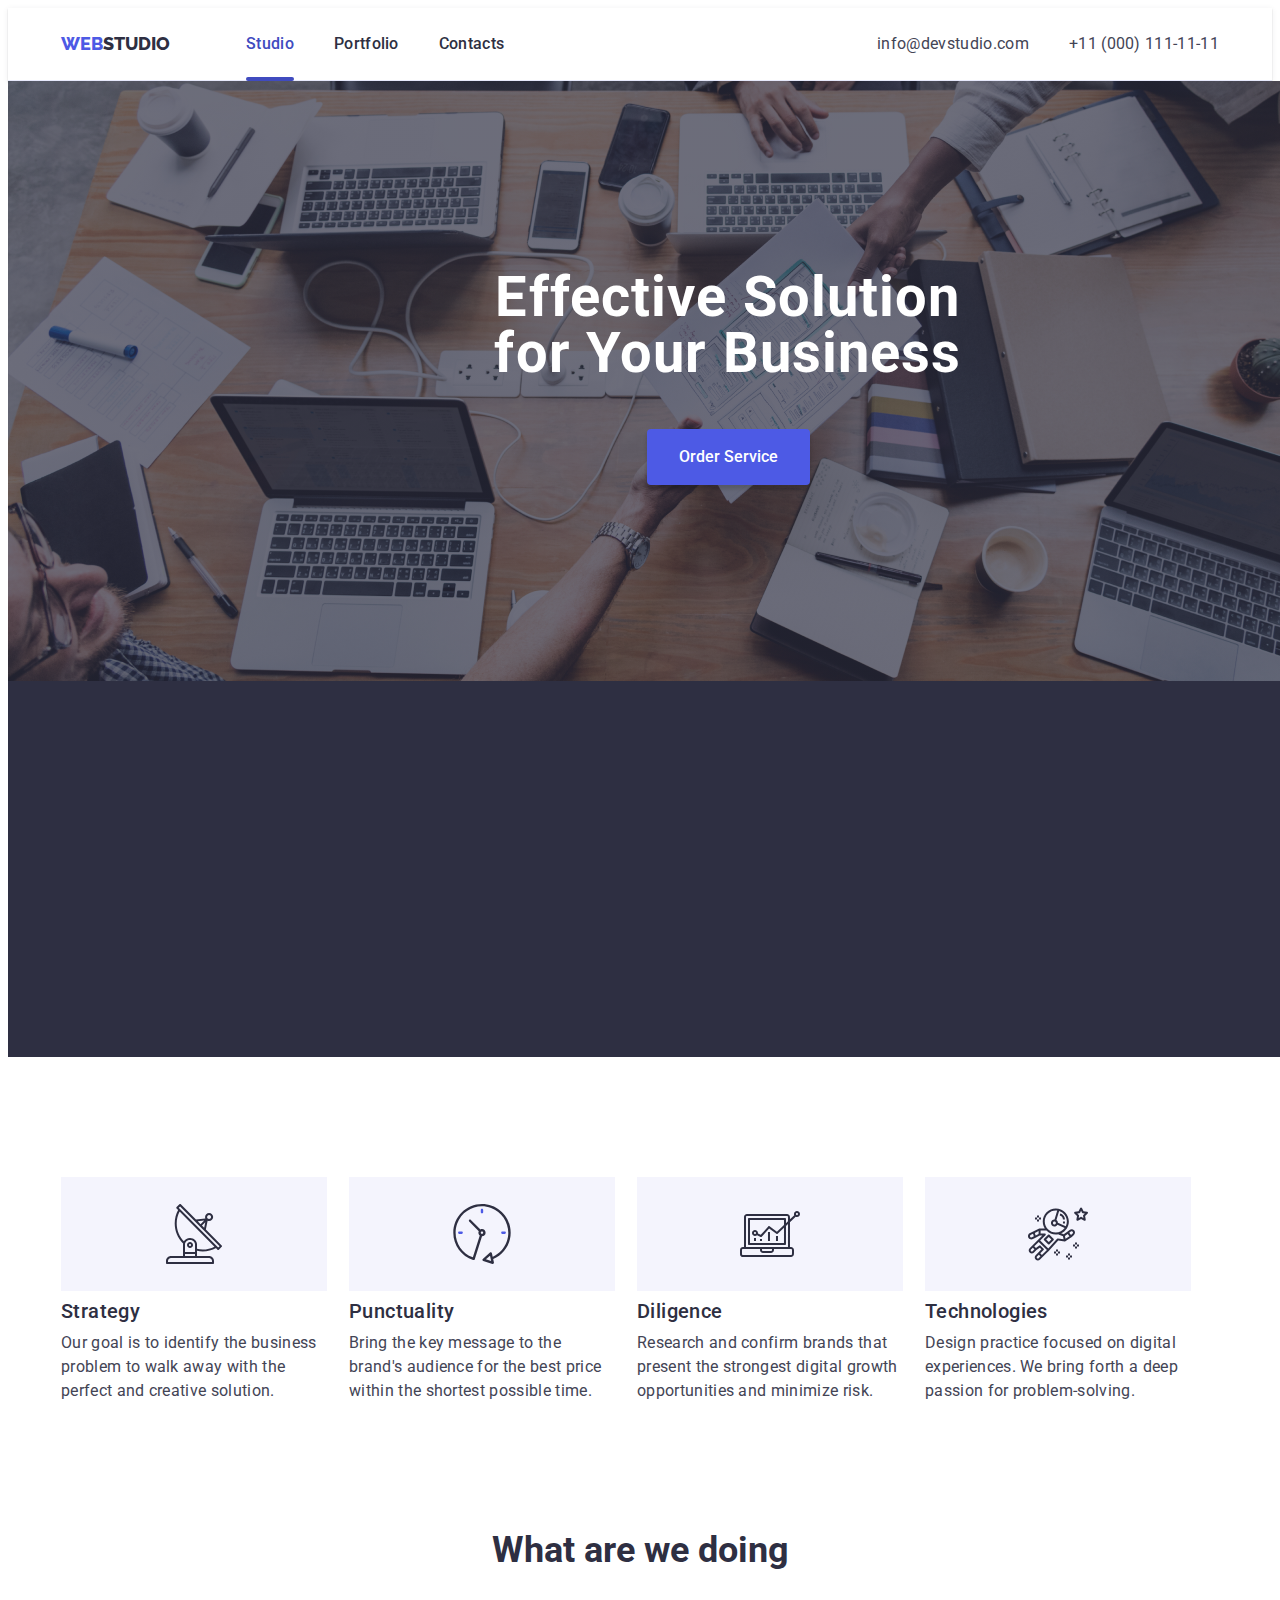
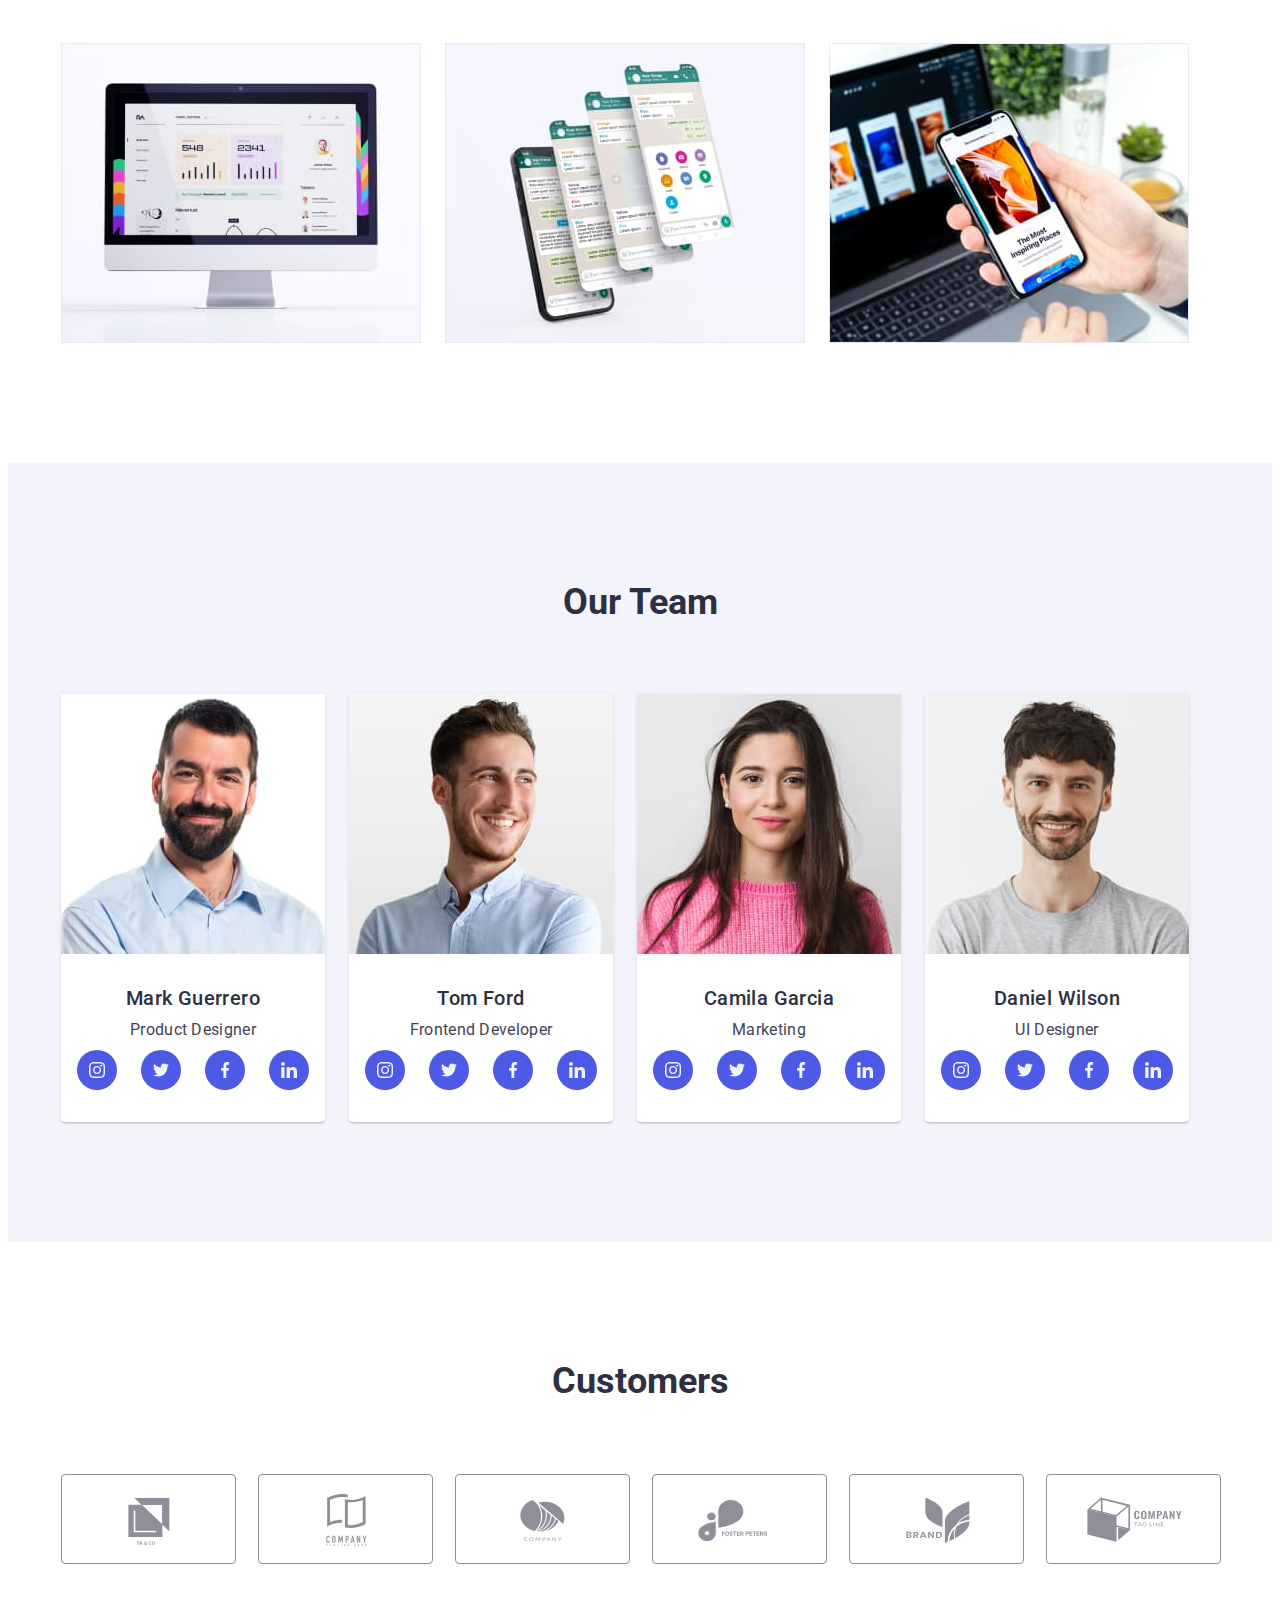
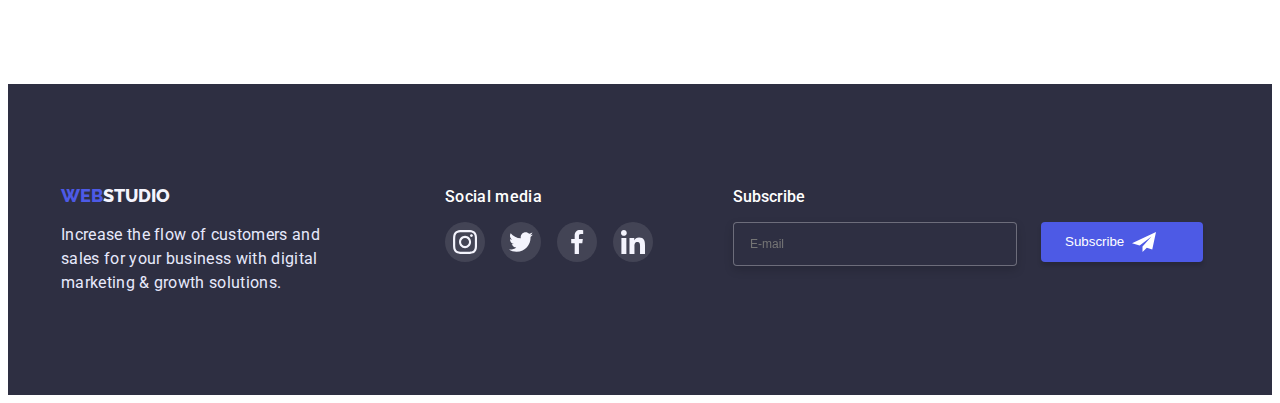
<file: index.html>
<!DOCTYPE html>
<html lang="en">
  <head>
    <meta charset="UTF-8" />
    <meta http-equiv="X-UA-Compatible" content="IE=edge" />
    <meta name="viewport" content="width=device-width, initial-scale=1.0" />
    <title>Document</title>
    <link
      href="https://fonts.googleapis.com/css2?family=Raleway:wght@800&family=Roboto:wght@400;500;700;900&display=swap"
      rel="stylesheet"
    />
    <link
      rel="stylesheet"
      href="https://cdnjs.cloudflare.com/ajax/libs/modern-normalize/1.1.0/modern-normalize.min.css"
      integrity="sha512-wpPYUAdjBVSE4KJnH1VR1HeZfpl1ub8YT/NKx4PuQ5NmX2tKuGu6U/JRp5y+Y8XG2tV+wKQpNHVUX03MfMFn9Q=="
      crossorigin="anonymous"
      referrerpolicy="no-referrer"
    />
    <link rel="stylesheet" href="./css/styles.css" />
  </head>
  <body>
    <header class="header">
      <div class="container header-container">
        <nav class="header-navigation">
          <a class="nav-logo link" href="./index.html"
            >Web<span class="second-part">Studio</span></a
          >
          <ul class="header-links list">
            <li class="nav-link link">
              <a href="./index.html" class="nav-link link active"> Studio </a>
            </li>

            <li class="nav-link link">
              <a href="./portfolio.html" class="nav-link link">Portfolio</a>
            </li>
            <li class="nav-link link">
              <a href="./index.html" class="nav-link link">Contacts</a>
            </li>
          </ul>
        </nav>
        <address>
          <ul class="contact-links list">
            <li class="contact-link link">
              <a href="mailto:info@devstudio.com" class="contact-link link"
                >info@devstudio.com</a
              >
            </li>
            <li class="contact-link link">
              <a href="tel:+110001111111" class="contact-link link"
                >+11 (000) 111-11-11</a
              >
            </li>
          </ul>
        </address>
      </div>
    </header>
    <main>
      <section class="cover section">
        <div class="container">
          <h1 class="cover-title">Effective Solution for Your Business</h1>
          <button type="button" data-modal-open class="cover-button">
            Order Service
          </button>
        </div>
      </section>
      <section class="features section">
        <div class="container">
          <h2 class="visually-hidden">Our features</h2>
          <ul class="features-list list">
            <li class="features-item">
              <div class="content">
                <svg class="features-social-icon" width="60" height="64">
                  <use href="./images/icons.svg#icon-antenna"></use>
                </svg>
              </div>
              <h3 class="features-item section-suptitle">Strategy</h3>
              <p class="features-item section-text">
                Our goal is to identify the business problem to walk away with
                the perfect and creative solution.
              </p>
            </li>
            <li class="features-item">
              <div class="content">
                <svg class="features-social-icon" width="60" height="64">
                  <use href="./images/icons.svg#icon-clock"></use>
                </svg>
              </div>
              <h3 class="features-item section-suptitle">Punctuality</h3>
              <p class="features-item section-text">
                Bring the key message to the brand's audience for the best price
                within the shortest possible time.
              </p>
            </li>

            <li class="features-item">
              <div class="content">
                <svg class="features-social-icon" width="60" height="64">
                  <use href="./images/icons.svg#icon-diagram"></use>
                </svg>
              </div>
              <h3 class="features-item section-suptitle">Diligence</h3>
              <p class="features-item section-text">
                Research and confirm brands that present the strongest digital
                growth opportunities and minimize risk.
              </p>
            </li>

            <li class="features-item">
              <div class="content">
                <svg class="features-social-icon" width="60" height="64">
                  <use href="./images/icons.svg#icon-astronaut"></use>
                </svg>
              </div>
              <h3 class="features-item section-suptitle">Technologies</h3>
              <p class="features-item section-text">
                Design practice focused on digital experiences. We bring forth a
                deep passion for problem-solving.
              </p>
            </li>
          </ul>
        </div>
      </section>
      <section class="services section">
        <div class="container">
          <h2 class="services-title section-title">What are we doing</h2>
          <ul class="title-list list">
            <li class="services-item box-first">
              <img src="./images/logo.jpg" alt="Computer" width="360" />
            </li>
            <li class="services-item box-first">
              <img src="./images/logo2.jpg" alt="Mobile Phones" width="360" />
            </li>
            <li class="services-item box-first">
              <img
                src="./images/logo3.jpg"
                alt="Mobile Phone and computer"
                width="360"
              />
            </li>
          </ul>
        </div>
      </section>
      <section class="team section">
        <div class="container">
          <h2 class="team-title section-title">Our Team</h2>
          <ul class="title-list list">
            <li class="team-item box-second">
              <img src="./images/img1.jpg" alt="employee1" width="264" />

              <div class="filling">
                <h3 class="team-item section-suptitle">Mark Guerrero</h3>
                <p class="team-text section-text">Product Designer</p>
                <ul class="team-soc-list list">
                  <li class="team-soc-item">
                    <a href="" class="team-soc-link link">
                      <svg class="team-soc-icon" width="16" height="16">
                        <use href="./images/icons.svg#icon-instagram"></use>
                      </svg>
                    </a>
                  </li>
                  <li class="team-soc-item">
                    <a href="" class="team-soc-link link">
                      <svg class="team-soc-icon" width="16" height="16">
                        <use href="./images/icons.svg#icon-twitter"></use>
                      </svg>
                    </a>
                  </li>
                  <li class="team-soc-item">
                    <a href="" class="team-soc-link link">
                      <svg class="team-soc-icon" width="16" height="16">
                        <use href="./images/icons.svg#icon-facebook"></use>
                      </svg>
                    </a>
                  </li>
                  <li class="team-soc-item">
                    <a href="" class="team-soc-link link">
                      <svg class="team-soc-icon" width="16" height="16">
                        <use href="./images/icons.svg#icon-linkedin"></use>
                      </svg>
                    </a>
                  </li>
                </ul>
              </div>
            </li>
            <li class="team-item box-second">
              <img src="./images/img2.jpg" alt="employee2" width="264" />
              <div class="filling">
                <h3 class="team-item section-suptitle">Tom Ford</h3>
                <p class="team-text section-text">Frontend Developer</p>
                <ul class="team-soc-list list">
                  <li class="team-soc-item">
                    <a href="" class="team-soc-link link">
                      <svg class="team-soc-icon" width="16" height="16">
                        <use href="./images/icons.svg#icon-instagram"></use>
                      </svg>
                    </a>
                  </li>
                  <li class="team-soc-item">
                    <a href="" class="team-soc-link link">
                      <svg class="team-soc-icon" width="16" height="16">
                        <use href="./images/icons.svg#icon-twitter"></use>
                      </svg>
                    </a>
                  </li>
                  <li class="team-soc-item">
                    <a href="" class="team-soc-link link">
                      <svg class="team-soc-icon" width="16" height="16">
                        <use href="./images/icons.svg#icon-facebook"></use>
                      </svg>
                    </a>
                  </li>
                  <li class="team-soc-item">
                    <a href="" class="team-soc-link link">
                      <svg class="team-soc-icon" width="16" height="16">
                        <use href="./images/icons.svg#icon-linkedin"></use>
                      </svg>
                    </a>
                  </li>
                </ul>
              </div>
            </li>
            <li class="team-item box-second">
              <img src="./images/img3.jpg" alt="employee3" width="264" />
              <div class="filling">
                <h3 class="team-item section-suptitle">Camila Garcia</h3>
                <p class="team-text section-text">Marketing</p>
                <ul class="team-soc-list list">
                  <li class="team-soc-item">
                    <a href="" class="team-soc-link link">
                      <svg class="team-soc-icon" width="16" height="16">
                        <use href="./images/icons.svg#icon-instagram"></use>
                      </svg>
                    </a>
                  </li>
                  <li class="team-soc-item">
                    <a href="" class="team-soc-link link">
                      <svg class="team-soc-icon" width="16" height="16">
                        <use href="./images/icons.svg#icon-twitter"></use>
                      </svg>
                    </a>
                  </li>
                  <li class="team-soc-item">
                    <a href="" class="team-soc-link link">
                      <svg class="team-soc-icon" width="16" height="16">
                        <use href="./images/icons.svg#icon-facebook"></use>
                      </svg>
                    </a>
                  </li>
                  <li class="team-soc-item">
                    <a href="" class="team-soc-link link">
                      <svg class="team-soc-icon" width="16" height="16">
                        <use href="./images/icons.svg#icon-linkedin"></use>
                      </svg>
                    </a>
                  </li>
                </ul>
              </div>
            </li>
            <li class="team-item box-second">
              <img src="./images/img4.jpg" alt="employee4" width="264" />
              <div class="filling">
                <h3 class="team-item section-suptitle">Daniel Wilson</h3>
                <p class="team-text section-text">UI Designer</p>
                <ul class="team-soc-list list">
                  <li class="team-soc-item">
                    <a href="" class="team-soc-link link">
                      <svg class="team-soc-icon" width="16" height="16">
                        <use href="./images/icons.svg#icon-instagram"></use>
                      </svg>
                    </a>
                  </li>
                  <li class="team-soc-item">
                    <a href="" class="team-soc-link link">
                      <svg class="team-soc-icon" width="16" height="16">
                        <use href="./images/icons.svg#icon-twitter"></use>
                      </svg>
                    </a>
                  </li>
                  <li class="team-soc-item">
                    <a href="" class="team-soc-link link">
                      <svg class="team-soc-icon" width="16" height="16">
                        <use href="./images/icons.svg#icon-facebook"></use>
                      </svg>
                    </a>
                  </li>
                  <li class="team-soc-item">
                    <a href="" class="team-soc-link link">
                      <svg class="team-soc-icon" width="16" height="16">
                        <use href="./images/icons.svg#icon-linkedin"></use>
                      </svg>
                    </a>
                  </li>
                </ul>
              </div>
            </li>
          </ul>
        </div>
      </section>
      <section class="customers">
        <div class="container">
          <h2 class="customers-title section-title">Customers</h2>
          <ul class="customers-list list">
            <li class="customers-item">
              <a href="" class="customers-link link">
                <svg class="customers-icon" width="104" height="56">
                  <use href="./images/icons.svg#icon-Logo6"></use>
                </svg>
              </a>
            </li>
            <li class="customers-item">
              <a href="" class="customers-link link">
                <svg class="customers-icon" width="104" height="56">
                  <use href="./images/icons.svg#icon-Logo1"></use>
                </svg>
              </a>
            </li>
            <li class="customers-item">
              <a href="" class="customers-link link">
                <svg class="customers-icon" width="104" height="56">
                  <use href="./images/icons.svg#icon-Logo2"></use>
                </svg>
              </a>
            </li>
            <li class="customers-item">
              <a href="" class="customers-link link">
                <svg class="customers-icon" width="104" height="56">
                  <use href="./images/icons.svg#icon-Logo3"></use>
                </svg>
              </a>
            </li>
            <li class="customers-item">
              <a href="" class="customers-link link">
                <svg class="customers-icon" width="104" height="56">
                  <use href="./images/icons.svg#icon-Logo4"></use>
                </svg>
              </a>
            </li>
            <li class="customers-item">
              <a href="" class="customers-link link">
                <svg class="customers-icon" width="104" height="56">
                  <use href="./images/icons.svg#icon-Logo"></use>
                </svg>
              </a>
            </li>
          </ul>
        </div>
      </section>
    </main>
    <footer class="footer section">
      <div class="container social">
        <div class="footer-first-part">
          <a class="nav-logo link" href="./index.html"
            >Web<span class="other-part">Studio</span></a
          >

          <p class="footer-text box-third">
            Increase the flow of customers and sales for your business with
            digital marketing & growth solutions.
          </p>
        </div>

        <div class="footer-second-part">
          <h3 class="footer-second-part-title box-fourth">Social media</h3>
          <ul class="footer-second-part-list list">
            <li class="footer-second-part-item">
              <a href="" class="footer-second-part-link link">
                <svg class="footer-second-part-icon" width="24" height="24">
                  <use href="./images/icons.svg#icon-instagram"></use>
                </svg>
              </a>
            </li>
            <li class="footer-second-part-item">
              <a href="" class="footer-second-part-link link">
                <svg class="footer-second-part-icon" width="24" height="24">
                  <use href="./images/icons.svg#icon-twitter"></use>
                </svg>
              </a>
            </li>
            <li class="footer-second-part-item">
              <a href="" class="footer-second-part-link link">
                <svg class="footer-second-part-icon" width="24" height="24">
                  <use href="./images/icons.svg#icon-facebook"></use>
                </svg>
              </a>
            </li>
            <li class="footer-second-part-item">
              <a href="" class="footer-second-part-link link">
                <svg class="footer-second-part-icon" width="24" height="24">
                  <use href="./images/icons.svg#icon-linkedin"></use>
                </svg>
              </a>
            </li>
          </ul>
        </div>
        <div class="footer-form-subscribe">
          <form class="footer-form">
            <p class="footer-form-title">Subscribe</p>

            <div class="footer-form-input-submit">
              <input
                class="footer-form-input"
                name="user_email"
                type="email"
                placeholder="E-mail"
              />
              <button type="submit" class="footer-form-submit">
                Subscribe
                <svg class="footer-form-icon" width="24" height="24">
                  <use href="./images/icons.svg#icon-Frame-1"></use>
                </svg>
              </button>
            </div>
          </form>
        </div>
      </div>
      <!-- </div> -->
    </footer>
    <div class="backdrop is-hidden" data-modal>
      <div class="modal">
        <button type="button" class="modal-close" data-modal-close>
          <svg class="modal-close-btn-icon" width="8" height="8">
            <use href="./images/icons.svg#icon-Vector-1"></use>
          </svg>
        </button>
        <form class="modal-form">
          <p class="modal-form-text">
            Leave your contacts and we will call you back
          </p>
          <label class="modal-form-field">
            <span class="modal-form-input-desc">Name</span>

            <span class="modal-form-input-box">
              <input
                type="text"
                name="user_name"
                class="modal-form-input"
                required
                pattern="[a-zA-Za-aA-Я]+"
                minlength="2"
              />
              <svg class="modal-form-input-icon" width="22" height="24">
                <use href="./images/icons.svg#icon-person-icon-1"></use>
              </svg>
            </span>
          </label>
          <label class="modal-form-field">
            <span class="modal-form-input-desc">Phone</span>

            <span class="modal-form-input-box">
              <input
                type="tel"
                name="user_phone"
                class="modal-form-input"
                required
                pattern="[0-9]{3}-[0-9]{3}-[0-9]{2}-[0-9]{2}"
                title="xxx-xxx-xx-xx"
              />
              <svg class="modal-form-input-icon" width="18" height="24">
                <use href="./images/icons.svg#icon-icon-phone"></use>
              </svg>
            </span>
          </label>
          <label class="modal-form-field">
            <span class="modal-form-input-desc">Email</span>

            <span class="modal-form-input-box">
              <input
                type="email"
                name="user_email"
                class="modal-form-input"
                required
              />
              <svg class="modal-form-input-icon" width="18" height="24">
                <use href="./images/icons.svg#icon-icon-email"></use>
              </svg>
            </span>
          </label>
          <label class="modal-form-field">
            <span class="modal-form-input-desc">Comments</span>
            <textarea
              name="user_massage"
              class="modal-form-massage"
              placeholder="Text input"
            ></textarea>
          </label>
          <input
            id="user-policy"
            type="checkbox"
            name="user-policy"
            class="modal-form-check visually-hidden"
          />

          <label for="user-policy" class="modal-form-check-desk"
            >I accept the terms and conditions of the &nbsp;
            <a class="modal-form-link" href="">Privacy Policy</a></label
          >

          <button type="submit" class="modal-form-submit">Send</button>
        </form>
      </div>
    </div>
    <script src="./js/modal.js"></script>
  </body>
</html>
</file>
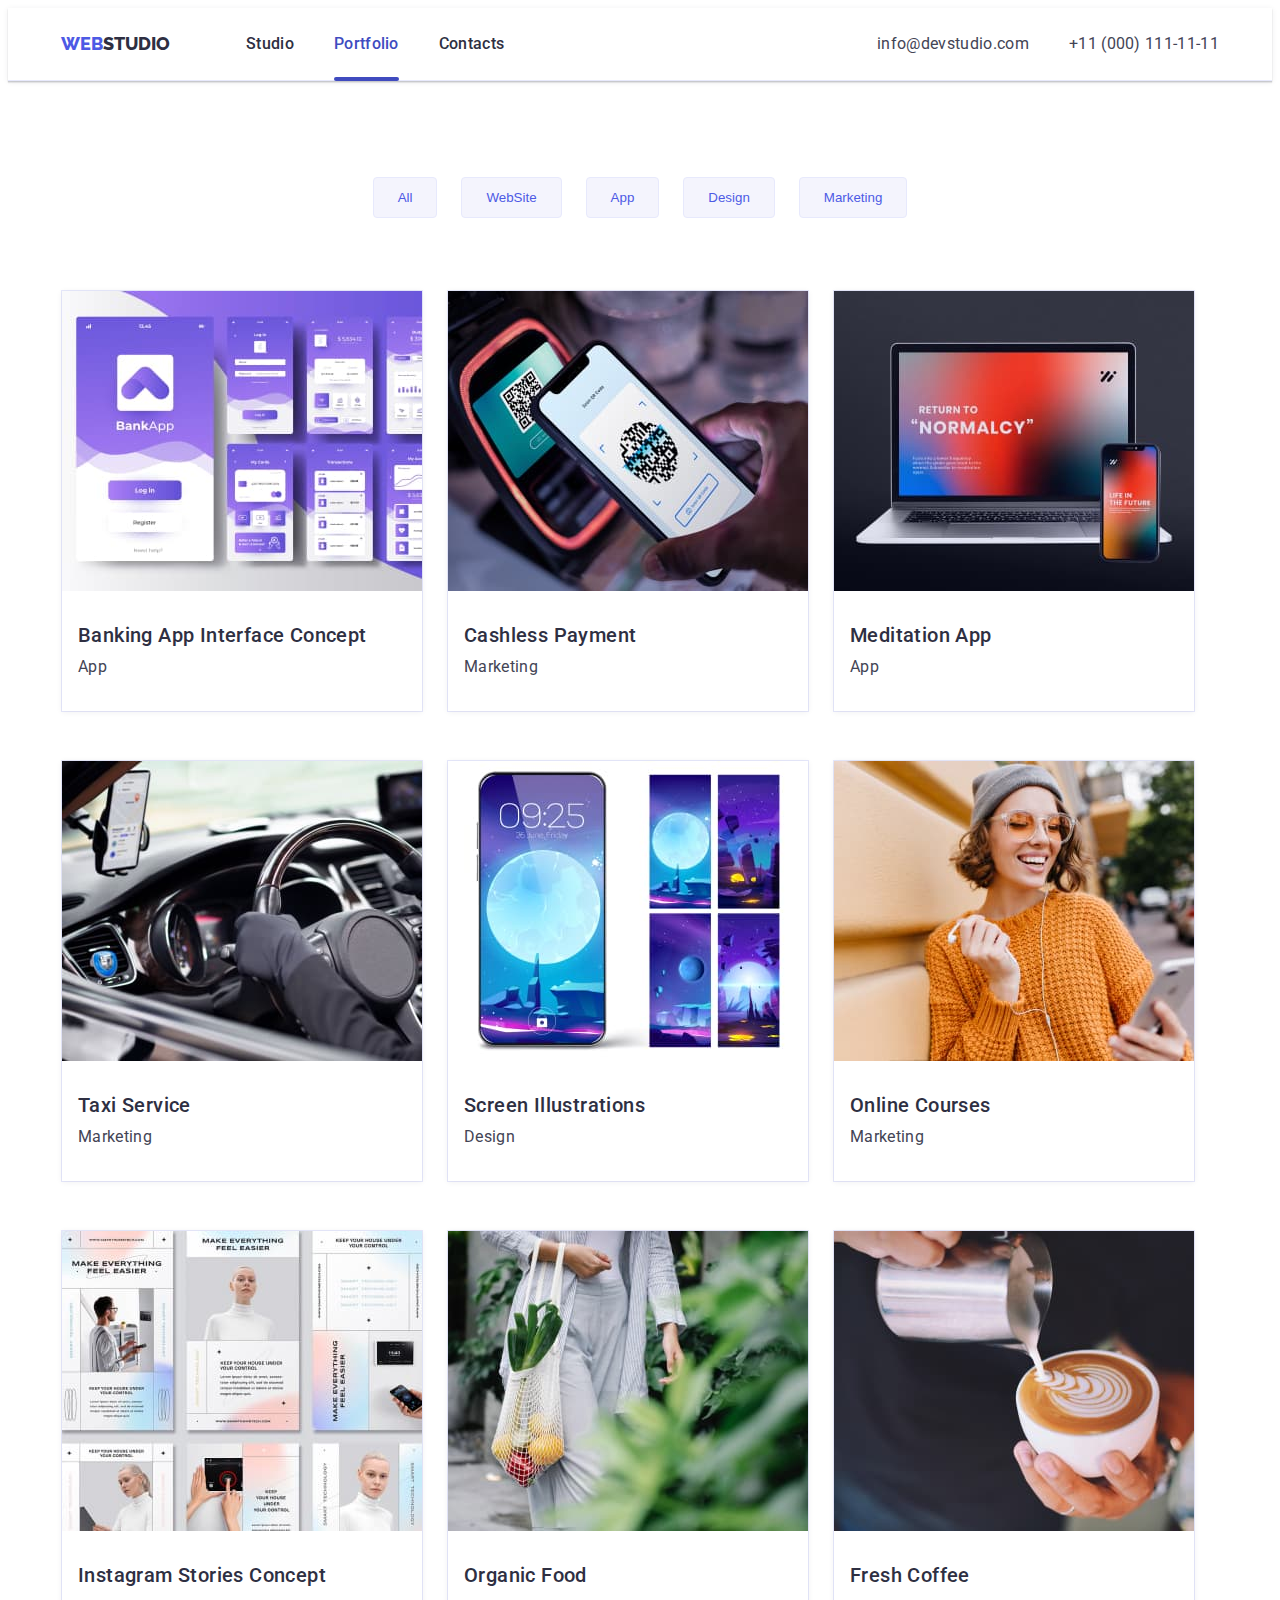
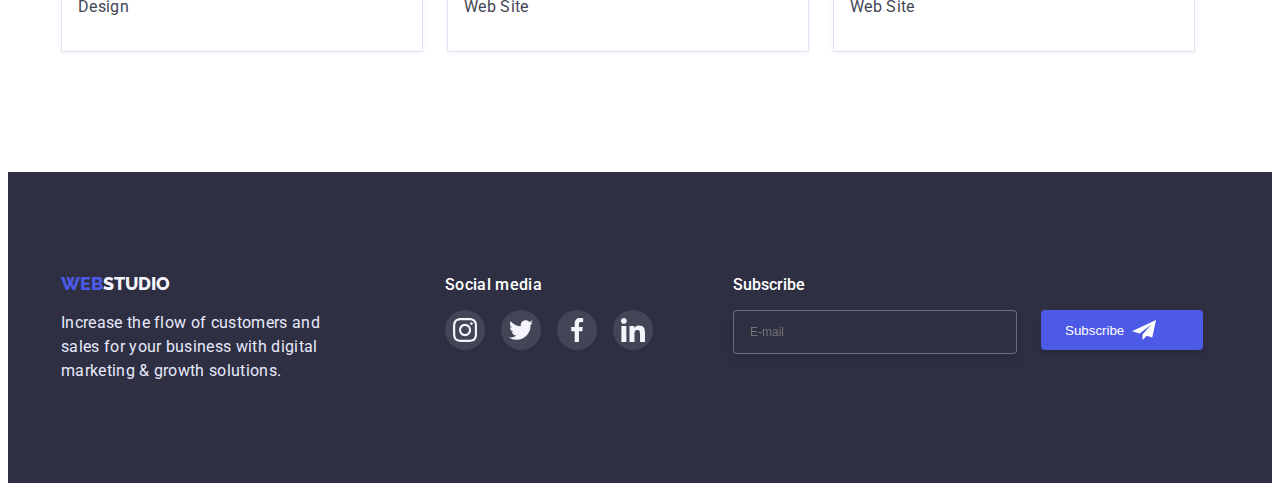
<file: portfolio.html>
<!DOCTYPE html>
<html lang="en">
  <head>
    <meta charset="UTF-8" />
    <meta http-equiv="X-UA-Compatible" content="IE=edge" />
    <meta name="viewport" content="width=device-width, initial-scale=1.0" />
    <title>Document</title>
    <link
      href="https://fonts.googleapis.com/css2?family=Raleway:wght@800&family=Roboto:wght@400;500;700;900&display=swap"
      rel="stylesheet"
    />
    <link rel="stylesheet" href="https://cdnjs.cloudflare.com/ajax/libs/modern-normalize/1.1.0/modern-normalize.min.css" integrity="sha512-wpPYUAdjBVSE4KJnH1VR1HeZfpl1ub8YT/NKx4PuQ5NmX2tKuGu6U/JRp5y+Y8XG2tV+wKQpNHVUX03MfMFn9Q==" crossorigin="anonymous" referrerpolicy="no-referrer" />
    <link rel="stylesheet" href="./css/styles.css" />
  </head>

  <body>
    <header class="header">
<div class="container header-container">
  <nav class="header-navigation">
        <a class="nav-logo link" href="./index.html"
          >Web<span class="second-part">Studio</span></a
        >
        <ul class="header-links list">
          <li class="nav-link link">
            <a href="./index.html" class="nav-link link">Studio</a>
          </li>
          <li class="nav-link link">
            <a href="./portfolio.html" class="nav-link link light">Portfolio</a>
          </li>
          <li class="nav-link link">
            <a href="#" class="nav-link link">Contacts</a>
          </li>
        </ul>
      </nav>

      <address>
        <ul class="contact-links list">
          <li class="contact-link link">
            <a href="mailto:info@devstudio.com" class="contact-link link"
              >info@devstudio.com</a
            >
          </li>
          <li class="contact-link link">
            <a href="tel:+110001111111" class="contact-link link"
              >+11 (000) 111-11-11</a>
          </li>
        </ul>
      </address>
</div> 
    </header>
    <main>

  
        <section class="section portfolio">

        <div class="container">
          <h1 class="hero-title"></h1>
          <ul class="hero-list">
            <li><button type="button" class="hero-button">All</button></li>
            <li><button type="button" class="hero-button">WebSite</button></li>
            <li><button type="button" class="hero-button">App</button></li>
            <li><button type="button" class="hero-button">Design</button></li>
            <li><button type="button" class="hero-button">Marketing</button></li>
          </ul>
      
          <ul class="services-list">
            <li class="services-item box">
              <a href="" class="services-interactiv link" >

                <div class="services-list-img-text">
                  <img src="./images/img.5.jpg" alt="Interface Concept" width="360" />
                  <p class="services-top-text">14 Stylish and User-Friendly App Design Concepts · Task Manager App · Calorie Tracker App · Exotic Fruit Ecommerce App · Cloud Storage App</p>
                </div>
                
                <div class="services-content">
                  <h3 class="services section-suptitle">
                    Banking App Interface Concept
                  </h3>
                  <p class="services-item section-text-second">App</p>
                  
                </div>
              </a>
            </li>
  
            <li class="services-item box">
              <a href="" class="services-interactiv link" >
                
                <div class="services-list-img-text">
                  <img src="./images/img.6.jpg" alt="Phone" width="360" />
                  <p class="services-top-text">14 Stylish and User-Friendly App Design Concepts · Task Manager App · Calorie Tracker App · Exotic Fruit Ecommerce App · Cloud Storage App</p>
                </div>
                <div class="services-content">
                  <h3 class="services section-suptitle">Cashless Payment</h3>
                  <p class="services-item section-text-second">Marketing</p>
                </div>
              </a>
            </li>
  
            <li class="services-item box">
              <a href="" class="services-interactiv link">
                <div class="services-list-img-text">
                    <img 
                      src="./images/img.7.jpg"
                      alt="phone and computer"
                      width="360"/>
                       <p class="services-top-text">14 Stylish and User-Friendly App Design Concepts · Task Manager App · Calorie Tracker App · Exotic Fruit Ecommerce App · Cloud Storage App</p>
                    
                </div>
                <div class="services-content">
                  <h3 class="services section-suptitle">Meditation App</h3>
                  <p class="services-item section-text-second">App</p>
                </div>
              </a>
            </li>
            <li class="services-item box">
              <a href="" class="services-interactiv link" >

               <div class="services-list-img-text">
                  <img  src="./images/img.8.jpg" alt="Taxi Service" width="360" />
                   <p class="services-top-text">14 Stylish and User-Friendly App Design Concepts · Task Manager App · Calorie Tracker App · Exotic Fruit Ecommerce App · Cloud Storage App</p>
               </div>
                
                <div class="services-content">
                  <h3 class="services section-suptitle">Taxi Service</h3>
                  <p class="services-item section-text-second">Marketing</p>
                </div>
              </a>
            </li>
            <li class="services-item box">
              <a href="" class="services-interactiv link" >

                <div class="services-list-img-text">
                  <img
                    src="./images/img.9.jpg"
                    alt="Screen Illustrations"
                    width="360"
                  />
                   <p class="services-top-text">14 Stylish and User-Friendly App Design Concepts · Task Manager App · Calorie Tracker App · Exotic Fruit Ecommerce App · Cloud Storage App</p>
                </div>
                
                <div class="services-content">
                  <h3 class="services section-suptitle">Screen Illustrations</h3>
                  <p class="services-item section-text-second">Design</p>
                </div>
              </a>
            </li>
            <li class="services-item box">
              <a href="" class="services-interactiv link">

              <div class="services-list-img-text">
                
                   <img src="./images/img.10.jpg" alt="Girl and phone" width="360" />
                   <p class="services-top-text">14 Stylish and User-Friendly App Design Concepts · Task Manager App · Calorie Tracker App · Exotic Fruit Ecommerce App · Cloud Storage App</p>
              </div>
                
                
                <div class="services-content">
                  <h3 class="services section-suptitle">Online Courses</h3>
                  <p class="services-item section-text-second">Marketing</p>
                </div>
              </a>
            </li>
            <li class="services-item box">
              <a href="" class="services-interactiv link" >

                <div class="services-list-img-text">
                  <img
                    src="./images/img.11.jpg"
                    alt="Instagram Stories"
                    width="360"
                  />
                  <p class="services-top-text">14 Stylish and User-Friendly App Design Concepts · Task Manager App · Calorie Tracker App · Exotic Fruit Ecommerce App · Cloud Storage App</p>
                </div>
               
                <div class="services-content">
                  <h3 class="services section-suptitle">Instagram Stories Concept</h3>
                  <p class="services-item section-text-second">Design</p>
                </div>
              </a>
            </li>
            <li class="services-item box">
              <a href="" class="services-interactiv link" >
                <div class="services-list-img-text">
                  <img src="./images/img.12.jpg" alt="Women and fruits" width="360" />
                  <p class="services-top-text">14 Stylish and User-Friendly App Design Concepts · Task Manager App · Calorie Tracker App · Exotic Fruit Ecommerce App · Cloud Storage App</p>
                </div>
                
                <div class="services-content">
                  <h3 class="services section-suptitle">Organic Food</h3>
                  <p class="services-item section-text-second">Web Site</p>
                </div>
              </a>
            </li>
            <li class="services-item box">
              <a href="" class="services-interactiv link">

               <div class="services-list-img-text">
                 <img src="./images/img.13.jpg" alt="Coffee" width="360" />
                 <p class="services-top-text">14 Stylish and User-Friendly App Design Concepts · Task Manager App · Calorie Tracker App · Exotic Fruit Ecommerce App · Cloud Storage App</p>
                
                </div>
                
                <div class="services-content">
                  <h3 class="services section-suptitle">Fresh Coffee</h3>
                  <p class="services-item section-text-second">Web Site</p>
              
              </div>
              </a>
            </li>
          </ul>
        </div>
      </section>
    </main>
  
       <footer class="footer section">

    
          <div class="container social">
            
            
            <div class="footer-first-part">
                <a class="nav-logo link" href="./index.html"
                  >Web<span class="other-part">Studio</span></a>
            
                  <p class="footer-text box-third">
                    Increase the flow of customers and sales for your business with
                    digital marketing & growth solutions.
            </div>
    <div class="footer-second-part">
        
        
            <h3 class="footer-second-part-title box-fourth">Social media</h2>
            <ul class="footer-second-part-list list">
                <li class="footer-second-part-item">
                    <a href="" class="footer-second-part-link link">
                    <svg class="footer-second-part-icon" width="24" height="24">
                        <use href="./images/icons.svg#icon-instagram" >
        
                        </use>
                    </svg>
                    </a>
                </li>
                <li class="footer-second-part-item">
                    <a href="" class="footer-second-part-link link">
                    <svg class="footer-second-part-icon" width="24" height="24">
                        <use href="./images/icons.svg#icon-twitter" >
        
                        </use>
                    </svg>
                    </a>
                </li>
                <li class="footer-second-part-item">
                    <a href="" class="footer-second-part-link link" >
                    <svg class="footer-second-part-icon" width="24" height="24">
                        <use href="./images/icons.svg#icon-facebook" >
        
                        </use>
                    </svg>
                    </a>
                </li>
                <li class="footer-second-part-item">
                    <a href="" class="footer-second-part-link link" >
                    <svg class="footer-second-part-icon" width="24" height="24">
                        <use href="./images/icons.svg#icon-linkedin" >
        
                        </use>
                    </svg>
                    </a>
                </li>
            </ul>
        
    
    </div>
    
    <div class="footer-form-subscribe">
          <form class="footer-form">
            <p class="footer-form-title">Subscribe</p>

            <div class="footer-form-input-submit">
              <input
                class="footer-form-input"
                name="user_email"
                type="email"
                placeholder="E-mail"
              />
              <button type="submit" class="footer-form-submit">
                Subscribe
                <svg class="footer-form-icon" width="24" height="24">
                  <use href="./images/icons.svg#icon-Frame-1"></use>
                </svg>
              </button>
            </div>
          </form>
        </div>
        </div>
        
      </div>
    </footer>
  </body>
</html>
</file>
<file: css/styles.css>
:root {
  --main-background-color: #ffffff;
  --cover-color: #ffffff;
  --primary-title-color: #2e2f42;
  --secondary-title-color: #434455;
  --accent-color: #4d5ae5;
  --hover-color: #404bbf;
  --content-color: #f4f4fd;
  --main-border-color: #e7e9fc;
  --secondary-border-color: #8e8f99;
}

body {
  font-family: Roboto, sans-serif;
  font-size: 16px;
  background-color: var(--main-background-color);
}
.section {
  padding-top: 120px;
  padding-bottom: 120px;
}
h1,
h2,
h3,
h4,
h5,
h6,
p {
  margin-top: 0;
  margin-bottom: 0;
}
ul {
  margin-top: 0;
  margin-bottom: 0;
  padding-left: 0;
}
address {
  font-style: normal;
}
button {
  cursor: pointer;
}
img {
  display: block;
  max-width: 100%;
  height: auto;
}
/* -----header---- */

.container {
  width: 1158px;
  padding-left: 15px;
  padding-right: 15px;
  margin-left: auto;
  margin-right: auto;
}
.header {
  padding-top: 24px;
  padding-bottom: 24px;
  border-bottom: 1px solid #e7e9fc;
  box-shadow: 0px 2px 1px rgba(46, 47, 66, 0.08),
    0px 1px 1px rgba(46, 47, 66, 0.16), 0px 1px 6px rgba(46, 47, 66, 0.08);
}
.header-container {
  display: flex;
  align-items: center;
}
.header-navigation {
  display: flex;
  margin-right: auto;
}
.header-links {
  display: flex;
}

.contact-links {
  display: flex;
}

.nav-link {
  font-weight: 500;
  line-height: 1.5;
  letter-spacing: 0.02em;
  color: var(--primary-title-color);
  transition-property: color;
  transition-duration: 250ms;
  transition-timing-function: cubic-bezier(0.4, 0, 0.2, 1);
}
.list {
  list-style: none;
}
.link {
  text-decoration: none;
}
.nav-logo {
  font-family: Raleway, sans-serif;
  font-weight: 800;
  font-size: 18px;
  line-height: 1.3;
  text-transform: uppercase;
  color: var(--accent-color);
  margin-right: 76px;
}
.second-part {
  color: var(--primary-title-color);
}
.active {
  color: var(--hover-color);
  position: relative;
}
.active::after {
  content: "";
  position: absolute;
  left: 0;
  bottom: -28px;
  width: 100%;
  height: 4px;
  border-radius: 2px;
  background-color: var(--hover-color);
}
.contact-link {
  font-style: normal;
  line-height: 1.5;
  letter-spacing: 0.02em;
  color: var(--secondary-title-color);
  transition-property: color;
  transition-duration: 250ms;
  transition-timing-function: cubic-bezier(0.4, 0, 0.2, 1);
}
.contact-link:not(:last-child) {
  margin-right: 40px;
}
.contact-link :hover,
.contact :focus {
  color: var(--accent-color);
}
.nav-link:hover,
.nav-link:focus {
  color: var(--accent-color);
}

.header-links :not(:last-child) {
  margin-right: 40px;
}
.header-link {
  color: var(--secondary-title-color);
}
/* ----hero----- */

.cover {
  background-color: var(--primary-title-color);
  padding-top: 188px;
  padding-bottom: 188px;
  text-align: center;
  margin: 0 auto;
  width: 1440px;
  height: 600px;
  background-image: linear-gradient(
      rgba(46, 47, 66, 0.7),
      rgba(46, 47, 66, 0.7)
    ),
    url(../images/people1.jpg);
  background-repeat: no-repeat;
}
.cover-title {
  width: 500px;
  margin-left: auto;
  margin-right: auto;
  font-size: 56px;
  line-height: 1;
  letter-spacing: 0.02em;
  color: var(--cover-color);
  margin-bottom: 48px;
  text-align: center;
}
.cover-button {
  border: none;
  padding: 16px 32px;
  font-family: inherit;
  font-weight: 500;
  font-size: 16px;
  line-height: 1.5;
  cursor: pointer;
  color: var(--cover-color);
  background-color: var(--accent-color);
  box-shadow: 0px 4px 4px rgba(0, 0, 0, 0.15);
  border-radius: 4px;
  transition-property: background-color, box-shadow;
  transition-duration: 250ms;
  transition-timing-function: cubic-bezier(0.4, 0, 0.2, 1);
}
.cover-button:hover,
.cover-button:focus {
  background-color: var(--hover-color);
  box-shadow: 0px 4px 4px rgba(0, 0, 0, 0.15);
}
/* ----features---- */
.features {
  padding-bottom: 0;
}
.features-list {
  display: flex;
}
.features-item {
  width: 264px;
}
.features-item:not(:last-child) {
  margin-right: 24px;
}
.filling {
  padding-top: 32px;
  padding-bottom: 32px;
  text-align: center;
}
.visually-hidden {
  position: absolute;
  width: 1px;
  height: 1px;
  margin: -1px;
  border: 0;
  padding: 0;

  white-space: nowrap;
  clip-path: inset(100%);
  clip: rect(0 0 0 0);
  overflow: hidden;
}
/* .features-social-list {
  display: flex;
  justify-content: center;
  gap: 24px;
}
.features-social-item {
  width: 264px;
  height: 112px;
} */
.features-social-link {
}
.features-social-icon {
  fill: currentColor;
}
.content {
  width: 264px;
  height: 112px;
  background: var(--content-color);
  border: 1px solid var(--content-color);
  align-items: center;
  justify-content: center;
  margin-bottom: 8px;
  display: flex;
  color: var(--primary-title-color);
}

/* .features-social-icon:hover,
.features-social-icon:focus {
  border-color: var(--accent-color);
  color: var(--accent-color);
}
.content:hover,
.content:focus {
  border-color: var(--accent-color);
  color: var(--accent-color);
} */

.section-suptitle {
  font-weight: 500;
  font-size: 20px;
  line-height: 1.2;
  letter-spacing: 0.02em;
  color: var(--primary-title-color);
}
.section-text {
  line-height: 1.5;
  letter-spacing: 0.02em;
  margin-top: 8px;
  margin-bottom: 8px;
  color: var(--secondary-title-color);
}
.section-text-second {
  line-height: 1.5;
  letter-spacing: 0.02em;
  margin-top: 8px;
  color: var(--secondary-title-color);
}
.section-title {
  text-align: center;
  font-size: 36px;
  line-height: 1.1;
  color: var(--primary-title-color);
  margin-bottom: 72px;
}

.services-interactiv {
  width: 100%;
  display: block;
  height: 100%;
  box-shadow: 0px 1px 6px rgba(46, 47, 66, 0.08);
  transition-property: box-shadow;
  transition-duration: 250ms;
  transition-timing-function: cubic-bezier(0.4, 0, 0.2, 1);
}
.services-interactiv:hover,
.services-interactiv:focus {
  box-shadow: 0px 1px 6px rgba(46, 47, 66, 0.08),
    0px 1px 1px rgba(46, 47, 66, 0.16), 0px 2px 1px rgba(46, 47, 66, 0.08);
}
.services-content {
  padding-top: 32px;
  padding-bottom: 32px;
  padding-left: 16px;
  text-align: left;
}
.services-list {
  list-style: none;
  display: flex;
  flex-wrap: wrap;
  row-gap: 48px;
  column-gap: 24px;
}
.services-interactiv:hover .services-top-text,
.services-interactiv:focus .services-top-text {
  transform: translate(0, 0);
}
.services-list-img-text {
  position: relative;
  overflow: hidden;
}

.services-top-text {
  font-size: 16px;
  color: var(--content-color);
  line-height: 1.5;
  background-color: hwb(235 13% 33% / 0.774);
  position: absolute;
  left: 0;
  top: 0;
  padding-top: 40px;
  padding-right: 32px;
  padding-left: 32px;
  padding-bottom: 164px;
  width: 100%;
  height: 100%;
  transform: translatey(101%);
  transition-property: transform;
  transition-duration: 250ms;
  transition-timing-function: cubic-bezier(0.4, 0, 0.2, 1);
  overflow: auto;
}
.features-list {
  list-style: none;
}
.box {
  width: 360px;
  border: 1px solid var(--main-border-color);
}
.box-second {
  width: 264px;
  border-radius: 0px 0px 4px 4px;
  border: 1px solid var(--botder-color);
  background-color: var(--main-background-color);
  box-shadow: 0px 1px 6px rgba(46, 47, 66, 0.08),
    0px 1px 1px rgba(46, 47, 66, 0.16), 0px 2px 1px rgba(46, 47, 66, 0.08);
}
.box-second:not(:last-child) {
  margin-right: 24px;
}
.box-first {
  width: 360px;
  border: 1px solid var(--botder-color);
}
.box-first:not(:last-child) {
  margin-right: 24px;
}

.team {
  background-color: var(--content-color);
}

.title-list {
  list-style: none;
  display: flex;
}
.team-soc-list {
  display: flex;
  justify-content: center;
  gap: 24px;
}
.team-soc-item {
  width: 40px;
  height: 40px;
  transition-property: background-color;
  transition-duration: 250ms;
  transition-timing-function: cubic-bezier(0.4, 0, 0.2, 1);
}
.team-soc-link {
  width: 100%;
  height: 100%;
  background-color: var(--accent-color);
  display: flex;
  align-items: center;
  justify-content: center;
  border-radius: 50%;
  transition-property: background-color;
  transition-duration: 250ms;
  transition-timing-function: cubic-bezier(0.4, 0, 0.2, 1);
}
.team-soc-item :hover,
.team-soc-item :focus {
  background-color: var(--hover-color);
}
.customers {
  padding-top: 120px;
  padding-bottom: 120px;
}
.customers-list {
  display: flex;
  gap: 24px;
}
.customers-item {
  width: calc((100% - 120px) / 6);
}
.customers-link {
  width: 100%;
  height: 88px;
  border: 1px solid var(--secondary-border-color);
  border-radius: 4px;
  display: flex;
  align-items: center;
  justify-content: center;
  color: var(--secondary-border-color);
  transition-property: color, border-color;
  transition-duration: 250ms;
  transition-timing-function: cubic-bezier(0.4, 0, 0.2, 1);
}

.customers-icon {
  fill: currentColor;
}
.customers-link:hover,
.customers-link:focus {
  color: var(--hover-color);
  border-color: var(--hover-color);
}

/* .customers-link:hover,
.customers-link:focus {
  border-color: var(--accent-color);
}
.customers-link:hover,
.customers-link:focus .customers-icon {
  fill: var(--accent-color);
}
 */

/* -------------HERO PORTFOLIO----------------- */
.light {
  color: var(--hover-color);
  position: relative;
}

.light::after {
  content: "";
  position: absolute;
  left: 0;
  bottom: -28px;
  width: 100%;
  height: 4px;
  border-radius: 2px;
  background-color: var(--hover-color);
}

.hero-title {
  background-color: var(--main-background-color);
}
.pointer {
  cursor: pointer;
  color: var(--accent-color);
}
.button {
  display: flex;
}
.hero-button {
  border: none;
  padding: 12px 24px;
  cursor: pointer;
  background-color: var(--content-color);
  color: var(--accent-color);
  border: 1px solid var(--main-border-color);
  border-radius: 4px;
  transition-property: background-color, color, box-shadow;
  transition-duration: 250ms;
  transition-timing-function: cubic-bezier(0.4, 0, 0.2, 1);
}

.hero-button:hover,
.hero-button:focus {
  background-color: var(--hover-color);
  color: var(--cover-color);
  box-shadow: 0px 3px 1px rgba(0, 0, 0, 0.1), 0px 2px 1px rgba(0, 0, 0, 0.08),
    0px 2px 2px rgba(0, 0, 0, 0.12);
}
.hero-list {
  list-style: none;
  margin-bottom: 72px;
  display: flex;
  gap: 24px;
  justify-content: center;
}

.portfolio {
  padding-top: 96px;
}

/* ---------FOOTER--------------- */
.footer {
  background-color: var(--primary-title-color);
  padding-top: 100px;
  padding-bottom: 100px;
}
.footer .nav-logo {
  margin-right: 0;
}
.footer-first-part {
  margin-right: 120px;
}
.other-part {
  color: var(--content-color);
}
.footer-text {
  line-height: 1.5;
  letter-spacing: 0.02em;
  color: var(--main-border-color);
  margin-top: 16px;
}
.box-third {
  width: 264px;
}

.footer-second-part-title {
  color: var(--cover-color);
  text-align: left;
  margin-bottom: 16px;
}

.footer-second-part-list {
  display: flex;
  justify-content: center;
  gap: 16px;
}
.footer-second-part-item {
  width: 40px;
  height: 40px;
}
.footer-second-part-link:hover,
.footer-second-part-link:focus {
  background-color: #31d0aa;
}
.footer-second-part-link {
  width: 100%;
  height: 100%;
  display: flex;
  align-items: center;
  border-radius: 50%;
  justify-content: center;
  background-color: rgba(255, 255, 255, 0.1);
  transition-property: background-color;
  transition-duration: 250ms;
  transition-timing-function: cubic-bezier(0.4, 0, 0.2, 1);
}
.footer-second-part-icon {
  fill: var(--content-color);
}
.footer-form-title {
  font-weight: 500;
  color: var(--cover-color);
  margin-bottom: 16px;
}
.footer-form-input {
  width: 264px;
  height: 40px;
  border: 1px solid rgba(255, 255, 255, 0.3);
  filter: drop-shadow(0px 4px 4px rgba(0, 0, 0, 0.15));
  background-color: var(--primary-title-color);
  border-radius: 4px;
  margin-right: 24px;
  color: var(--cover-color);
  font-size: 12px;
  line-height: 2;
  padding-left: 16px;
}
.footer-form-submit {
  border: none;
  font-weight: 500;
  width: 162px;
  height: 40px;
  color: var(--cover-color);
  background: var(--accent-color);
  box-shadow: 0px 4px 4px rgba(0, 0, 0, 0.15);
  border-radius: 4px;
  padding: 8px 24px;
  display: flex;
  align-items: center;
  text-align: center;
  transition: background-color;
  transition-duration: 250ms;
  transition-timing-function: cubic-bezier(0.4, 0, 0.2, 1);
}
.footer-form-submit:hover {
  background-color: var(--hover-color);
}

.footer-form-submit:focus {
  background-color: var(--hover-color);
}
.footer-form-icon {
  margin-left: 8px;
}
.footer-form {
}
.footer-form-subscribe {
  margin-left: 80px;
}
.box-fourth {
  font-weight: 500;
  font-size: 16px;
  line-height: 1, 5;
  letter-spacing: 0.02em;
}
.social {
  display: flex;
  align-items: baseline;
}
.backdrop {
  width: 100%;
  height: 100%;
  background-color: rgba(46, 47, 66, 0.4);
  position: fixed;
  top: 0;
  transition-property: opasity, visibility;
  transition-duration: 250ms;
  transition-timing-function: cubic-bezier(0.4, 0, 0.2, 1);
}
.backdrop.is-hidden {
  opacity: 0;
  visibility: hidden;
  pointer-events: none;
}
.modal {
  width: 408px;
  min-height: 576px;
  background-color: #fcfcfc;
  border-radius: 4px;
  position: absolute;
  top: 50%;
  left: 50%;
  transform: translate(-50%, -50%);
  padding: 72px 24px 24px 24px;
}
.modal-form {
  display: flex;
  flex-direction: column;
}
.modal-form-text {
  font-weight: 500;
  font-size: 16px;
  line-height: 1.3;
  color: var(--primary-title-color);
  text-align: center;
  margin-bottom: 14px;
}
.modal-form-input {
  width: 100%;
  height: 40px;
  border: 1px solid rgba(33, 33, 33, 0.2);
  background-color: #fcfcfc;
  border-radius: 4px;
  padding-left: 42px;
  color: #000000;

  transition: border-color;
  transition-duration: 250ms;
  transition-timing-function: cubic-bezier(0.4, 0, 0.2, 1);
}
.footer-form-input-submit {
  display: flex;
  justify-content: center;
}

.modal-form-input:focus {
  outline: none;
  border-color: var(--accent-color);
}
.modal-form-input:focus + .modal-form-input-icon {
  fill: var(--accent-color);
}
.modal-form-input-desc {
  display: block;
  color: var(--secondary-border-color);
  font-size: 12px;
  line-height: 1.3;
  margin-bottom: 4px;
  font-weight: 400;
}

.modal-form-field {
  margin-bottom: 16px;
}
.modal-form-input-box {
  position: relative;
}
.modal-form-input-icon {
  position: absolute;
  top: 50%;
  left: 16px;
  transform: translate(0, -50%);
  transition: fill;
  transition-duration: 250ms;
  transition-timing-function: cubic-bezier(0.4, 0, 0.2, 1);
}
.modal-form-massage {
  display: block;
  resize: none;
  width: 100%;
  height: 120px;
  padding: 8px 8px;
  border: 1px solid rgba(33, 33, 33, 0.2);
  border-radius: 4px;
  transition: border-color;
  transition-duration: 250ms;
  transition-timing-function: cubic-bezier(0.4, 0, 0.2, 1);
}
.modal-form-massage::placeholder {
  font-size: 12px;
  line-height: 1, 3;
  color: rgba(117, 117, 117, 0.5);
}
.modal-form-massage:focus {
  outline: none;
  border-color: var(--accent-color);
}
.modal-form-check-desk::before {
  width: 16px;
  height: 16px;
  display: block;
  border: 1.25px solid var(--primary-title-color);
  border-radius: 2px;
  cursor: pointer;
  content: "";
  margin-right: 8px;
}
.modal-form-link {
  font-size: 12px;
  line-height: 1.3;
  color: var(--accent-color);
}

.modal-form-check-desk {
  font-size: 12px;
  line-height: 1.3;
  display: flex;
  margin-bottom: 24px;
  color: #757575;
}

.modal-form-check:checked + .modal-form-check-desk::before {
  background-color: var(--hover-color);
  background-image: url(../images/Vector2.svg);

  background-repeat: no-repeat;
  background-position: center;
}
.modal-form-check:focus + .modal-form-check-desk::before {
  border-color: var(--hover-color);
}

.modal-form-submit {
  border: none;
  font-family: inherit;
  font-weight: 500;
  padding: 16px 32px;
  width: 169px;
  height: 56px;
  display: flex;
  justify-content: center;
  text-align: center;
  align-self: center;
  background: var(--accent-color);
  color: var(--cover-color);
  box-shadow: 0px 4px 4px rgba(0, 0, 0, 0.15);
  border-radius: 4px;
  transition: background-color;
  transition-duration: 250ms;
  transition-timing-function: cubic-bezier(0.4, 0, 0.2, 1);
}
.modal-form-submit:hover,
.modal-form-submit:focus {
  background-color: var(--hover-color);
}
.modal-close {
  width: 24px;
  height: 24px;
  border: 1px solid rgba(0, 0, 0, 0.1);
  border-radius: 50%;
  background: var(--main-border-color);
  display: flex;
  justify-content: center;
  align-items: center;
  position: absolute;
  top: 24px;
  right: 24px;
  bottom: 24px;
  background-color: var(--main-border-color);
  transition: background-color, fill;
  transition-duration: 250ms;
  transition-timing-function: cubic-bezier(0.4, 0, 0.2, 1);
}
.icon-Vector-1.modal-close-btn-icon {
  color: #000000;
  background-color: var(--main-border-color);
}
.modal-close:hover,
.modal-close:focus {
  background-color: var(--hover-color);
  fill: var(--cover-color);
}
.modal-close:hover
  .modal-close-btn-icon
  .modal-close:focus
  .modal-close-btn-icon {
  color: var(--cover-color);
}
</file>
